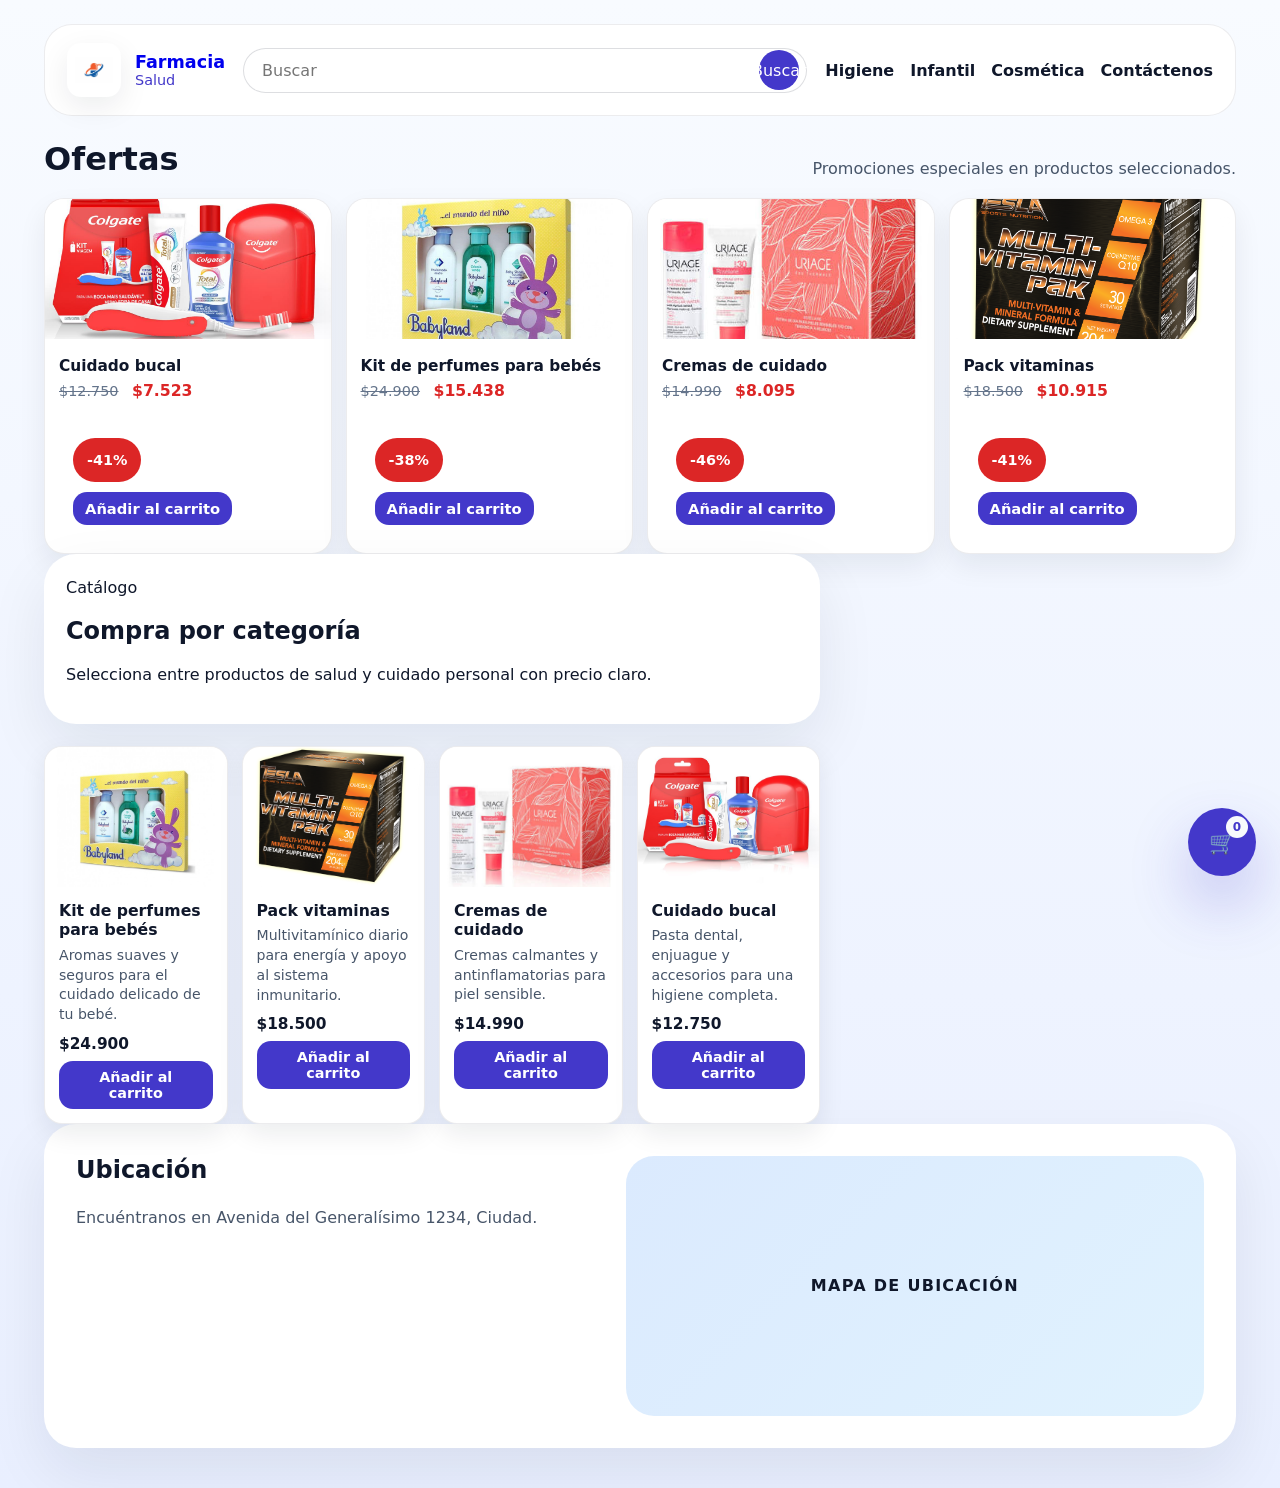
<file: index.html>
<!DOCTYPE html>
<html lang="es">
  <head>
    <meta charset="UTF-8" />
    <meta name="viewport" content="width=device-width, initial-scale=1.0" />
    <title>Farmacia Salud</title>
    <link rel="stylesheet" href="styles.css" />
  </head>
  <body>
    <div class="page-shell">
      <header class="topbar">
        <a href="index.html" class="brand">
          <img class="brand-logo" src="visuales/logo.jpg" alt="Farmacia Salud" />
          <div>
            <span class="brand-name">Farmacia</span>
            <small>Salud</small>
          </div>
        </a>

        <div class="search-bar">
          <input type="text" placeholder="Buscar" />
          <button>Buscar</button>
        </div>

        <nav class="nav-links">
          <a href="higiene.html">Higiene</a>
          <a href="infantil.html">Infantil</a>
          <a href="cosmetica.html">Cosmética</a>
          <a href="#contact">Contáctenos</a>
        </nav>
      </header>

      <section class="offers-section">
        <div class="section-title-group">
          <h2>Ofertas</h2>
          <p>Promociones especiales en productos seleccionados.</p>
        </div>
        <div class="offer-cards"></div>
      </section>

      <main class="main-grid">
        <section class="catalog-section" id="catalog">
          <div class="section-header">
            <span class="section-label">Catálogo</span>
            <h2>Compra por categoría</h2>
            <p>Selecciona entre productos de salud y cuidado personal con precio claro.</p>
          </div>
          <div class="products-grid"></div>
        </section>
      </main>

      <section class="location-section" id="location">
        <div>
          <h2>Ubicación</h2>
          <p>Encuéntranos en Avenida del Generalísimo 1234, Ciudad.</p>
        </div>
        <div class="map-card">
          <div class="map-placeholder">Mapa de ubicación</div>
        </div>
      </section>
    </div>

    <a href="cart.html" class="cart-bubble" aria-label="Abrir carrito">
      <span class="bubble-icon">🛒</span>
      <span class="cart-bubble-count">0</span>
    </a>

    <script src="script.js"></script>
  </body>
</html>
</file>
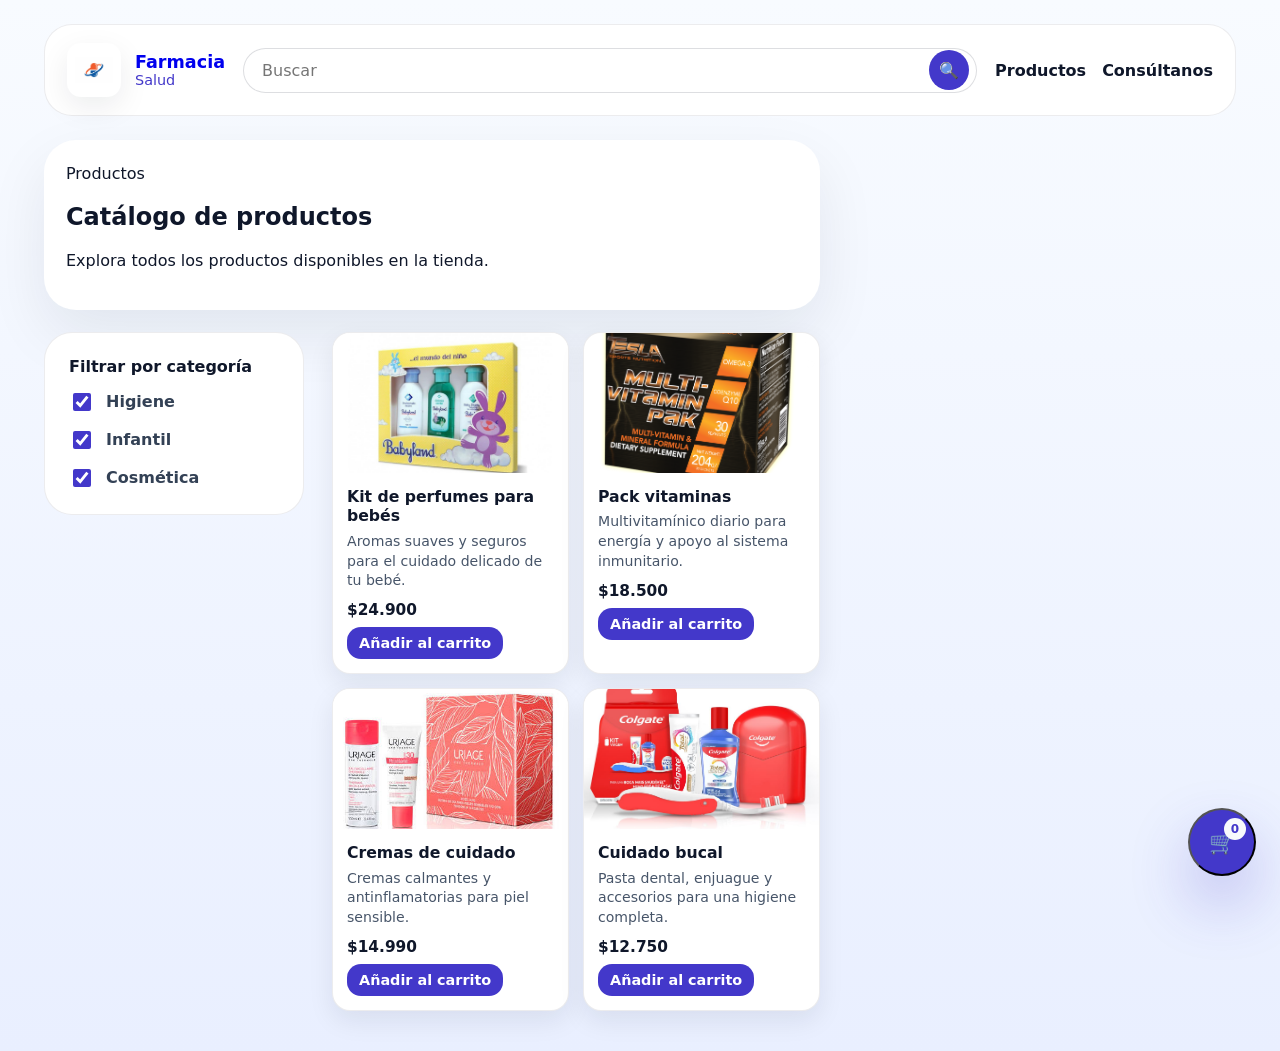
<file: productos.html>
<!DOCTYPE html>
<html lang="es">
  <head>
    <meta charset="UTF-8" />
    <meta name="viewport" content="width=device-width, initial-scale=1.0" />
    <title>Farmacia Salud - Productos</title>
    <link rel="stylesheet" href="styles.css" />
  </head>
  <body>
    <div class="page-shell">
      <header class="topbar">
        <a href="index.html" class="brand">
          <img class="brand-logo" src="visuales/logo.jpg" alt="Farmacia Salud" />
          <div>
            <span class="brand-name">Farmacia</span>
            <small>Salud</small>
          </div>
        </a>

        <div class="search-bar">
          <input type="text" placeholder="Buscar" />
          <button type="button" aria-label="Buscar" class="search-button">🔍</button>
        </div>

        <nav class="nav-links">
          <a href="productos.html">Productos</a>
          <a href="index.html#contact">Consúltanos</a>
        </nav>
      </header>

      <main class="main-grid">
        <section class="catalog-section" id="catalog">
          <div class="section-header">
            <span class="section-label">Productos</span>
            <h2>Catálogo de productos</h2>
            <p>Explora todos los productos disponibles en la tienda.</p>
          </div>
          <div class="catalog-layout">
            <aside class="filters-panel">
              <div class="filter-group">
                <p class="filter-title">Filtrar por categoría</p>
                <label><input type="checkbox" name="category" value="higiene" checked /> Higiene</label>
                <label><input type="checkbox" name="category" value="infantil" checked /> Infantil</label>
                <label><input type="checkbox" name="category" value="cosmetica" checked /> Cosmética</label>
              </div>
            </aside>
            <div class="products-grid"></div>
          </div>
        </section>
      </main>
    </div>

    <button type="button" class="cart-bubble" aria-label="Abrir carrito" onclick="openCartPopup()">
      <span class="bubble-icon">🛒</span>
      <span class="cart-bubble-count">0</span>
    </button>

    <div id="cart-modal" class="cart-modal" aria-hidden="true">
      <div class="cart-modal-backdrop" onclick="closeCartPopup()"></div>
      <div class="cart-modal-panel">
        <div class="cart-modal-header">
          <h2>Tu carrito</h2>
          <button type="button" class="cart-modal-close" onclick="closeCartPopup()" aria-label="Cerrar carrito">×</button>
        </div>
        <div class="cart-modal-body">
          <div class="cart-items"></div>
          <div class="cart-summary">
            <span>Total</span>
            <strong class="cart-total">$0</strong>
          </div>
          <button type="button" class="button primary checkout-button" onclick="checkout()">Finalizar compra</button>
          <button type="button" class="button secondary cart-clear-button" onclick="clearCart()">Vaciar carrito</button>
        </div>
      </div>
    </div>

    <script src="script.js"></script>
  </body>
</html>
</file>
<file: styles.css>
:root {
  color-scheme: light;
  font-family: 'Inter', system-ui, -apple-system, BlinkMacSystemFont, 'Segoe UI', sans-serif;
  background: #f5f7ff;
  color: #0f172a;
}

* {
  box-sizing: border-box;
}

body {
  margin: 0;
  min-height: 100vh;
  background: linear-gradient(180deg, #f8fbff 0%, #e9efff 100%);
}

button,
input {
  font: inherit;
}

button {
  cursor: pointer;
}

.page-shell {
  max-width: 1240px;
  margin: 0 auto;
  padding: 24px 24px 40px;
}

.topbar {
  display: flex;
  flex-wrap: wrap;
  justify-content: space-between;
  align-items: center;
  gap: 18px;
  margin-bottom: 24px;
  padding: 18px 22px;
  border-radius: 28px;
  background: rgba(255, 255, 255, 0.95);
  border: 1px solid rgba(15, 23, 42, 0.08);
}

.brand {
  display: flex;
  align-items: center;
  gap: 14px;
  text-decoration: none;
}

.brand-logo {
  width: 54px;
  height: 54px;
  object-fit: contain;
  border-radius: 14px;
  background: white;
  padding: 8px;
  box-shadow: 0 10px 30px rgba(15, 23, 42, 0.08);
}

.brand-mark {
  width: 46px;
  height: 46px;
  border-radius: 18px;
  background: #4338ca;
  color: white;
  display: grid;
  place-items: center;
  font-weight: 800;
}

.brand-name {
  display: block;
  font-size: 1.1rem;
  font-weight: 800;
}

.brand small {
  display: block;
  color: #4338ca;
  font-size: 0.9rem;
}

.search-bar {
  flex: 1;
  min-width: 260px;
  display: flex;
  position: relative;
}

.search-bar input {
  flex: 1;
  padding: 12px 18px 12px 18px;
  padding-right: 52px;
  border-radius: 999px;
  border: 1px solid rgba(15, 23, 42, 0.14);
  outline: none;
}

.search-bar button {
  position: absolute;
  right: 8px;
  top: 50%;
  transform: translateY(-50%);
  width: 40px;
  height: 40px;
  display: inline-flex;
  align-items: center;
  justify-content: center;
  border-radius: 50%;
  border: none;
  background: #4338ca;
  color: white;
  padding: 0;
}

.search-bar button:hover {
  background: #3730a3;
}

.search-bar button:focus-visible {
  outline: 2px solid rgba(67, 56, 202, 0.5);
  outline-offset: 3px;
}

.nav-links {
  display: flex;
  flex-wrap: wrap;
  gap: 16px;
  align-items: center;
}

.nav-links a {
  color: #0f172a;
  text-decoration: none;
  font-weight: 600;
}

.cart-link {
  display: inline-flex;
  align-items: center;
  gap: 8px;
  padding: 10px 18px;
  border-radius: 999px;
  background: #4338ca;
  color: white;
}

.cart-count {
  display: inline-flex;
  justify-content: center;
  align-items: center;
  min-width: 24px;
  height: 24px;
  border-radius: 999px;
  background: rgba(255, 255, 255, 0.2);
}

.hero-section {
  display: grid;
  gap: 28px;
  margin-bottom: 30px;
}

.hero-left,
.hero-card,
.section-header,
.cart-panel,
.location-section {
  background: #ffffff;
  border-radius: 32px;
  box-shadow: 0 24px 60px rgba(15, 23, 42, 0.08);
}

.hero-left {
  padding: 40px 40px 36px;
}

.eyebrow {
  margin: 0 0 16px;
  display: inline-flex;
  letter-spacing: 0.18em;
  text-transform: uppercase;
  color: #4338ca;
  font-size: 0.85rem;
  font-weight: 700;
}

.hero-left h1 {
  margin: 0;
  font-size: clamp(2.4rem, 4vw, 3.4rem);
  line-height: 1.02;
}

.hero-left p {
  margin: 20px 0 0;
  color: #475569;
  line-height: 1.8;
  max-width: 560px;
}

.hero-buttons {
  display: flex;
  flex-wrap: wrap;
  gap: 14px;
  margin-top: 28px;
}

.hero-right {
  padding: 28px;
  display: grid;
  align-items: start;
  justify-items: center;
}

.hero-card {
  overflow: hidden;
  border: 1px solid rgba(15, 23, 42, 0.08);
}

.hero-card h3 {
  margin: 0;
  padding: 24px 24px 0;
  text-transform: uppercase;
  letter-spacing: 0.16em;
  color: #4338ca;
  font-size: 0.95rem;
}

.hero-card img {
  width: 100%;
  height: 260px;
  object-fit: cover;
}

.hero-card-details {
  display: flex;
  justify-content: space-between;
  align-items: flex-end;
  gap: 14px;
  padding: 20px 24px 10px;
}

.hero-card-name {
  font-size: 1.05rem;
  font-weight: 700;
}

.hero-card-actions {
  padding: 0 24px 24px;
}

.hero-card-actions button {
  width: 100%;
  border-radius: 18px;
  padding: 14px 18px;
  border: none;
  background: #4338ca;
  color: white;
  font-weight: 700;
}

.content-stack {
  display: flex;
  flex-direction: column;
  gap: 24px;
  margin-bottom: 18px;
}

.hero-row {
  display: grid;
  grid-template-columns: minmax(260px, 360px) minmax(0, 1fr);
  gap: 24px;
  align-items: start;
}

.hero-image-column img {
  width: 100%;
  max-width: 100%;
  height: auto;
  border-radius: 18px;
  object-fit: cover;
  display: block;
}

.featured-section {
  margin-bottom: 0;
}

.featured-panel {
  display: grid;
  grid-template-columns: minmax(220px, 300px) minmax(0, 1fr);
  gap: 24px;
  align-items: center;
  padding: 28px;
  border-radius: 28px;
  background: rgba(255, 255, 255, 0.95);
  border: 1px solid rgba(15, 23, 42, 0.08);
}

.featured-visual {
  padding: 12px;
  border-radius: 20px;
  background: #eef2ff;
  display: flex;
  gap: 12px;
  align-items: center;
  justify-content: center;
}

.featured-visual img {
  height: auto;
  border-radius: 18px;
  object-fit: cover;
}

.featured-visual .featured-product-img {
  width: 180px;
  max-width: 40%;
}

.featured-copy {
  display: grid;
  gap: 14px;
}

.featured-label {
  text-transform: uppercase;
  letter-spacing: 0.18em;
  font-size: 0.75rem;
  font-weight: 700;
  color: #4338ca;
}

.featured-name {
  margin: 0;
  font-size: 1.75rem;
  line-height: 1.1;
}

.featured-description {
  margin: 0;
  color: #475569;
  font-size: 0.98rem;
  max-width: 580px;
}

.featured-pricing {
  display: flex;
  flex-wrap: wrap;
  align-items: center;
  gap: 10px;
  font-size: 1rem;
  color: #0f172a;
}

.featured-price-old {
  color: #94a3b8;
  text-decoration: line-through;
}

.featured-price-current {
  font-size: 1.5rem;
  font-weight: 800;
}

.featured-badge {
  padding: 6px 12px;
  border-radius: 999px;
  background: #ede9fe;
  color: #5b21b6;
  font-weight: 700;
}

#featured-add-button {
  width: fit-content;
}

.offers-section {
  margin-bottom: 0;
}

.section-title-group {
  display: flex;
  justify-content: space-between;
  align-items: flex-end;
  gap: 20px;
  margin-bottom: 20px;
}

.section-title-group h2 {
  margin: 0;
  font-size: 2rem;
}

.section-title-group p {
  margin: 0;
  color: #475569;
}

.offer-cards {
  display: grid;
  grid-template-columns: repeat(auto-fit, minmax(180px, 1fr));
  gap: 14px;
}

.offer-card {
  border-radius: 20px;
  overflow: hidden;
  border: 1px solid rgba(15, 23, 42, 0.08);
  background: #ffffff;
  box-shadow: 0 12px 28px rgba(15, 23, 42, 0.07);
  transition: transform 0.18s ease, box-shadow 0.18s ease;
}

.offer-card:hover {
  transform: translateY(-2px);
  box-shadow: 0 16px 34px rgba(15, 23, 42, 0.11);
}

.offer-empty-message,
.empty-message {
  padding: 28px 18px;
  border-radius: 20px;
  border: 1px dashed rgba(15, 23, 42, 0.16);
  background: rgba(241, 245, 249, 0.94);
  color: #334155;
  text-align: center;
  font-weight: 700;
}

.offer-card img {
  width: 100%;
  height: 140px;
  object-fit: cover;
}

.offer-badge {
  display: inline-flex;
  align-items: center;
  justify-content: center;
  margin-top: 10px;
  padding: 5px 12px;
  border-radius: 999px;
  background: #dc2626;
  color: white;
  font-weight: 700;
  font-size: 0.9rem;
}

.offer-footer {
  display: flex;
  justify-content: space-between;
  align-items: center;
  gap: 10px;
  margin-top: 14px;
  flex-wrap: wrap;
}

.offer-footer button {
  border: none;
  border-radius: 14px;
  background: #4338ca;
  color: white;
  padding: 8px 12px;
  font-weight: 700;
  font-size: 0.92rem;
  cursor: pointer;
}

.offer-footer button:hover {
  background: #3730a3;
}

.offer-card div {
  padding: 14px;
}

.offer-name {
  margin: 0 0 6px;
  font-weight: 800;
  font-size: 0.96rem;
}

.offer-price {
  margin: 0;
  color: #dc2626;
  font-weight: 800;
  font-size: 0.98rem;
}

.offer-price span {
  margin-right: 8px;
  text-decoration: line-through;
  color: #64748b;
  font-weight: 500;
  font-size: 0.9rem;
}

.main-grid {
  display: grid;
  grid-template-columns: 2fr 1fr;
  gap: 28px;
}

.catalog-section {
  display: grid;
  gap: 22px;
}

.catalog-layout {
  display: grid;
  grid-template-columns: 260px minmax(0, 1fr);
  gap: 28px;
  align-items: start;
}

.filters-panel {
  padding: 24px;
  border-radius: 28px;
  border: 1px solid rgba(15, 23, 42, 0.08);
  background: #ffffff;
}

.filter-group {
  display: grid;
  gap: 14px;
}

.filter-title {
  margin: 0;
  font-weight: 700;
  color: #0f172a;
}

.filters-panel label {
  display: flex;
  align-items: center;
  gap: 12px;
  font-weight: 600;
  color: #334155;
  cursor: pointer;
}

.filters-panel input[type="checkbox"] {
  width: 18px;
  height: 18px;
  accent-color: #4338ca;
}

.section-header {
  padding: 24px 22px;
}

.products-grid {
  display: grid;
  grid-template-columns: repeat(auto-fit, minmax(170px, 1fr));
  gap: 14px;
}

.product-card {
  border-radius: 18px;
  overflow: hidden;
  border: 1px solid rgba(15, 23, 42, 0.08);
  background: #ffffff;
  box-shadow: 0 10px 26px rgba(15, 23, 42, 0.08);
  transition: transform 0.18s ease, box-shadow 0.18s ease;
}

.product-card:hover {
  transform: translateY(-2px);
  box-shadow: 0 14px 30px rgba(15, 23, 42, 0.12);
}

.product-image {
  width: 100%;
  height: 140px;
  object-fit: cover;
  display: block;
}

.product-body {
  padding: 14px;
}

.product-card .product-title {
  margin: 0 0 6px;
  font-size: 0.98rem;
  line-height: 1.25;
  font-weight: 800;
}

.product-card .product-description {
  margin: 0 0 10px;
  color: #475569;
  font-size: 0.88rem;
  line-height: 1.4;
}

.product-card .product-footer {
  display: flex;
  justify-content: space-between;
  align-items: center;
  gap: 8px;
  flex-wrap: wrap;
}

.product-card .product-price {
  font-size: 0.96rem;
  font-weight: 800;
  color: #0f172a;
}

.product-card .product-footer button {
  border: none;
  border-radius: 14px;
  padding: 8px 12px;
  background: #4338ca;
  color: white;
  font-weight: 700;
  font-size: 0.9rem;
  cursor: pointer;
}

.product-card .product-footer button:hover {
  background: #3730a3;
}

.cart-bubble {
  position: fixed;
  right: 24px;
  bottom: 24px;
  width: 68px;
  height: 68px;
  border-radius: 50%;
  background: #4338ca;
  color: #ffffff;
  display: grid;
  place-items: center;
  text-decoration: none;
  box-shadow: 0 28px 60px rgba(67, 56, 202, 0.28);
  z-index: 30;
  transition: transform 0.2s ease, box-shadow 0.2s ease;
}

.cart-bubble:hover {
  transform: translateY(-3px);
  box-shadow: 0 34px 70px rgba(67, 56, 202, 0.32);
}

.bubble-icon {
  font-size: 1.35rem;
}

.cart-modal {
  position: fixed;
  inset: 0;
  display: none;
  align-items: center;
  justify-content: center;
  z-index: 100;
}

.cart-modal.show {
  display: flex;
}

.cart-modal-backdrop {
  position: absolute;
  inset: 0;
  background: rgba(15, 23, 42, 0.55);
}

.cart-modal-panel {
  position: relative;
  width: min(520px, calc(100% - 40px));
  max-height: min(90vh, 660px);
  overflow: hidden;
  border-radius: 28px;
  background: #ffffff;
  box-shadow: 0 28px 80px rgba(15, 23, 42, 0.16);
  z-index: 1;
}

.cart-modal-header {
  display: flex;
  align-items: center;
  justify-content: space-between;
  padding: 22px 24px;
  border-bottom: 1px solid rgba(15, 23, 42, 0.08);
}

.cart-modal-header h2 {
  margin: 0;
  font-size: 1.2rem;
}

.cart-modal-close {
  border: none;
  background: transparent;
  font-size: 1.85rem;
  line-height: 1;
  color: #0f172a;
  cursor: pointer;
}

.cart-modal-body {
  padding: 20px 24px 24px;
  display: grid;
  gap: 16px;
}

.cart-items {
  display: grid;
  gap: 14px;
  max-height: 320px;
  overflow-y: auto;
}

.cart-item {
  display: grid;
  grid-template-columns: 72px 1fr auto;
  gap: 14px;
  align-items: center;
  padding: 12px 0;
  border-bottom: 1px solid rgba(15, 23, 42, 0.08);
}

.cart-item:last-child {
  border-bottom: none;
}

.cart-item img {
  width: 72px;
  height: 72px;
  object-fit: cover;
  border-radius: 18px;
}

.cart-item-info {
  display: grid;
  gap: 4px;
}

.cart-item-info h3 {
  margin: 0;
  font-size: 0.96rem;
}

.cart-item-info p {
  margin: 0;
  color: #475569;
  font-size: 0.88rem;
}

.cart-item-original {
  color: #94a3b8;
  text-decoration: line-through;
}

.cart-item-discount {
  color: #dc2626;
  font-weight: 700;
}

.cart-item-actions {
  display: grid;
  gap: 8px;
}

.cart-item-actions button {
  border: 1px solid rgba(15, 23, 42, 0.12);
  background: transparent;
  border-radius: 10px;
  color: #0f172a;
  font-weight: 700;
  padding: 8px 10px;
  cursor: pointer;
}

.cart-total {
  font-size: 1.15rem;
}

.checkout-button,
.cart-clear-button {
  width: 100%;
  border-radius: 16px;
  padding: 14px 18px;
}

.cart-clear-button {
  background: transparent;
  border: 1px solid rgba(15, 23, 42, 0.12);
}

.cart-bubble-count {
  position: absolute;
  top: 8px;
  right: 8px;
  min-width: 22px;
  height: 22px;
  border-radius: 999px;
  background: #f8fafc;
  color: #4338ca;
  display: grid;
  place-items: center;
  font-size: 0.75rem;
  font-weight: 700;
  padding: 0 6px;
}

.product-body {
  padding: 14px;
}

.cart-panel {
  padding: 28px;
  background: linear-gradient(180deg, #ffffff 0%, #f3f6ff 100%);
}

.cart-summary {
  display: flex;
  justify-content: space-between;
  align-items: center;
  padding: 18px 0;
  border-top: 1px solid rgba(15, 23, 42, 0.08);
  border-bottom: 1px solid rgba(15, 23, 42, 0.08);
}

.cart-summary strong {
  font-size: 1.2rem;
}

.checkout-button,
.cart-clear-button {
  width: 100%;
  border-radius: 16px;
  padding: 14px 18px;
}

.cart-clear-button {
  background: transparent;
  border: 1px solid rgba(15, 23, 42, 0.12);
}

.cart-page-section {
  display: grid;
  gap: 24px;
  padding: 28px;
}

.cart-page-section .section-header {
  padding: 32px;
}

.cart-page-section .cart-panel {
  padding: 28px;
  border-radius: 32px;
  border: 1px solid rgba(15, 23, 42, 0.08);
  background: #ffffff;
}

.cart-item {
  display: grid;
  grid-template-columns: 90px 1fr auto;
  gap: 18px;
  align-items: center;
  padding: 18px 0;
  border-bottom: 1px solid rgba(15, 23, 42, 0.08);
}

.cart-item:last-child {
  border-bottom: none;
}

.cart-item img {
  width: 90px;
  height: 90px;
  object-fit: cover;
  border-radius: 20px;
}

.cart-item-info {
  display: grid;
  gap: 6px;
}

.cart-item-info h3 {
  margin: 0;
  font-size: 1rem;
}

.cart-item-info p {
  margin: 0;
  color: #475569;
  font-size: 0.95rem;
}

.cart-item-actions {
  display: grid;
  gap: 10px;
  justify-items: end;
}

.cart-item-actions button,
.cart-item-actions input {
  border: 1px solid rgba(15, 23, 42, 0.12);
  border-radius: 14px;
  padding: 10px 12px;
  background: #f8fafc;
}

@media (max-width: 760px) {
  .cart-item {
    grid-template-columns: 1fr;
    gap: 14px;
  }

  .cart-item-actions {
    justify-items: start;
  }
}

.location-section {
  display: grid;
  grid-template-columns: 1fr 1.1fr;
  gap: 24px;
  margin-top: 0;
  padding: 32px;
}

.location-section h2 {
  margin-top: 0;
}

.location-section p {
  color: #475569;
  line-height: 1.8;
}

.map-card {
  min-height: 260px;
  border-radius: 28px;
  background: linear-gradient(135deg, #dbeafe, #e0f2fe);
  display: grid;
  place-items: center;
  color: #0f172a;
  font-weight: 700;
  letter-spacing: 0.08em;
  text-transform: uppercase;
}

@media (max-width: 1024px) {
  .hero-section,
  .main-grid,
  .location-section,
  .hero-block {
    grid-template-columns: 1fr;
  }

  .search-bar {
    order: 3;
    width: 100%;
  }

  .nav-links {
    width: 100%;
    justify-content: flex-start;
  }
}

@media (max-width: 1024px) {
  .featured-row {
    grid-template-columns: 1fr;
  }

  .featured-left-column {
    order: 2;
  }
}

@media (max-width: 760px) {
  .page-shell {
    padding: 16px;
  }

  .topbar {
    padding: 16px;
  }

  .hero-left,
  .hero-card,
  .section-header,
  .cart-panel,
  .location-section {
    border-radius: 24px;
  }

  .hero-left {
    padding: 28px;
  }

  .products-grid,
  .offer-cards {
    grid-template-columns: 1fr;
  }

  .button {
    width: 100%;
  }
}
</file>
